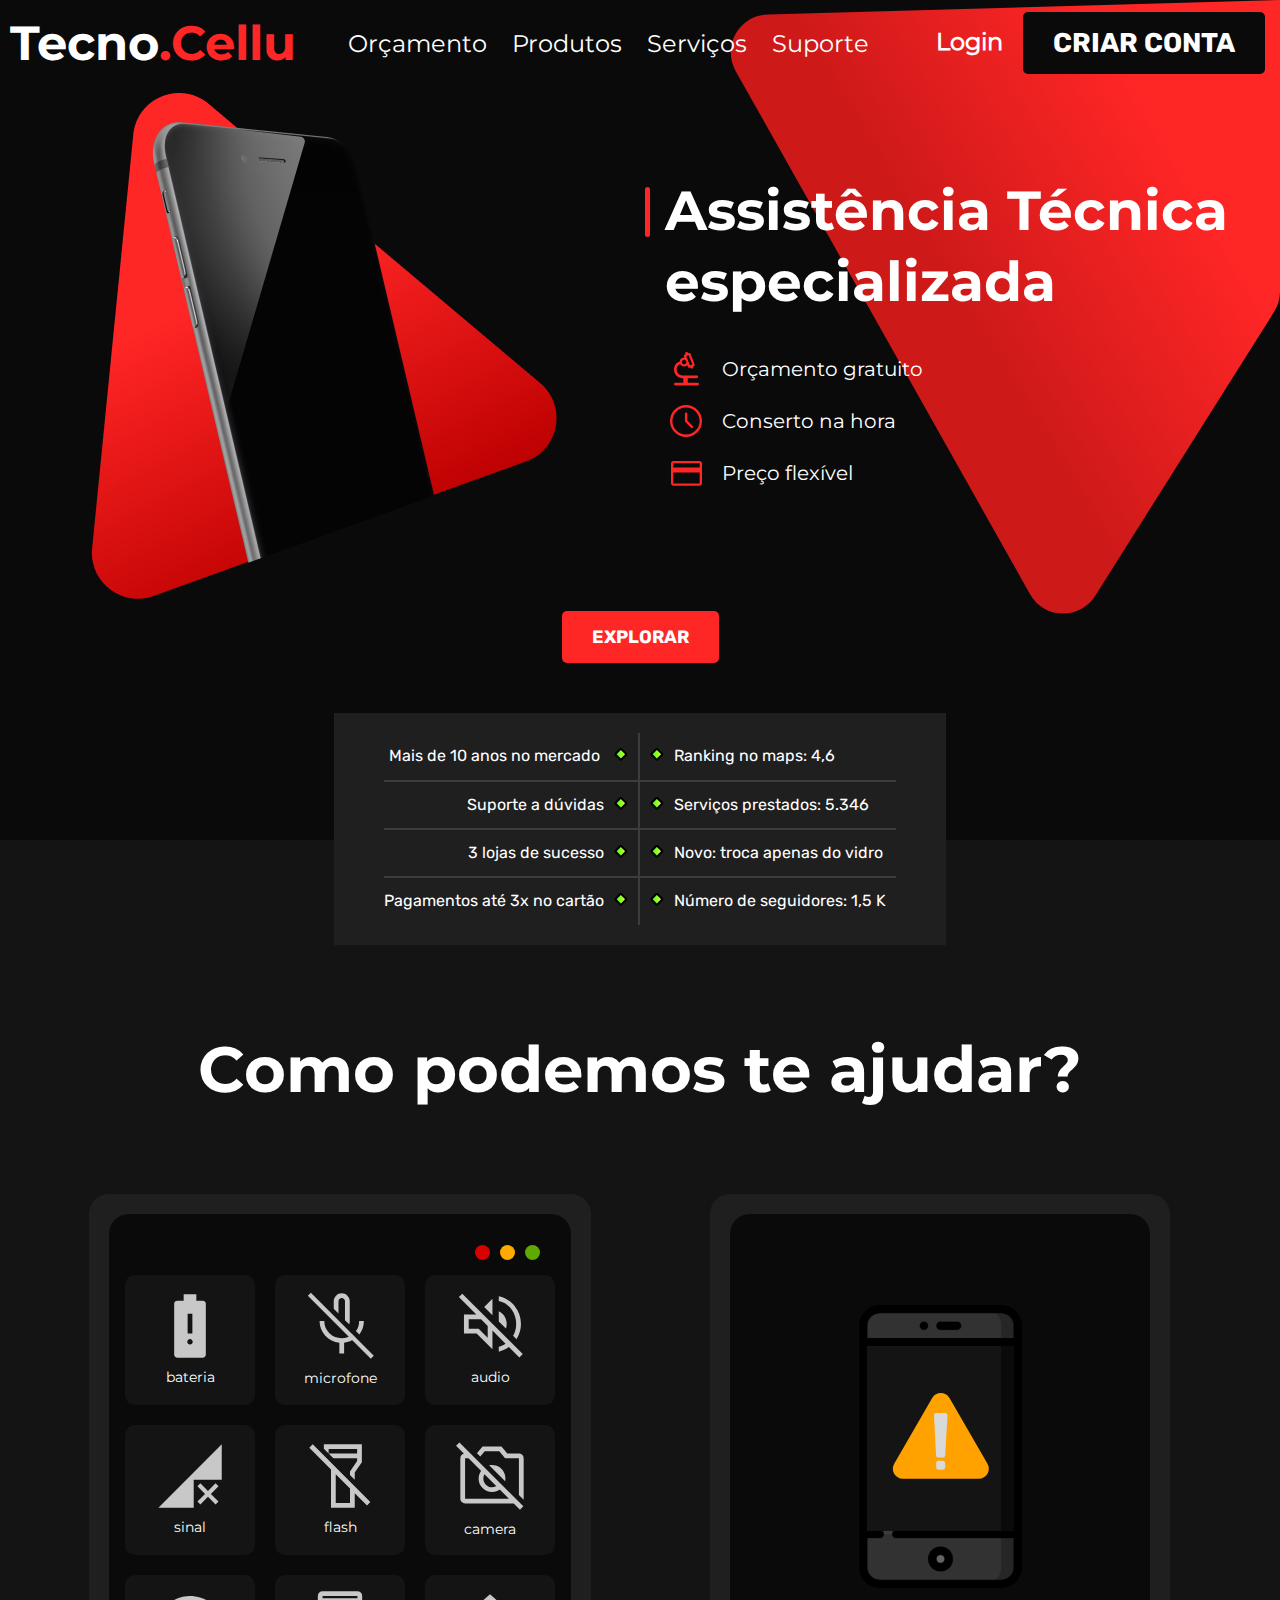
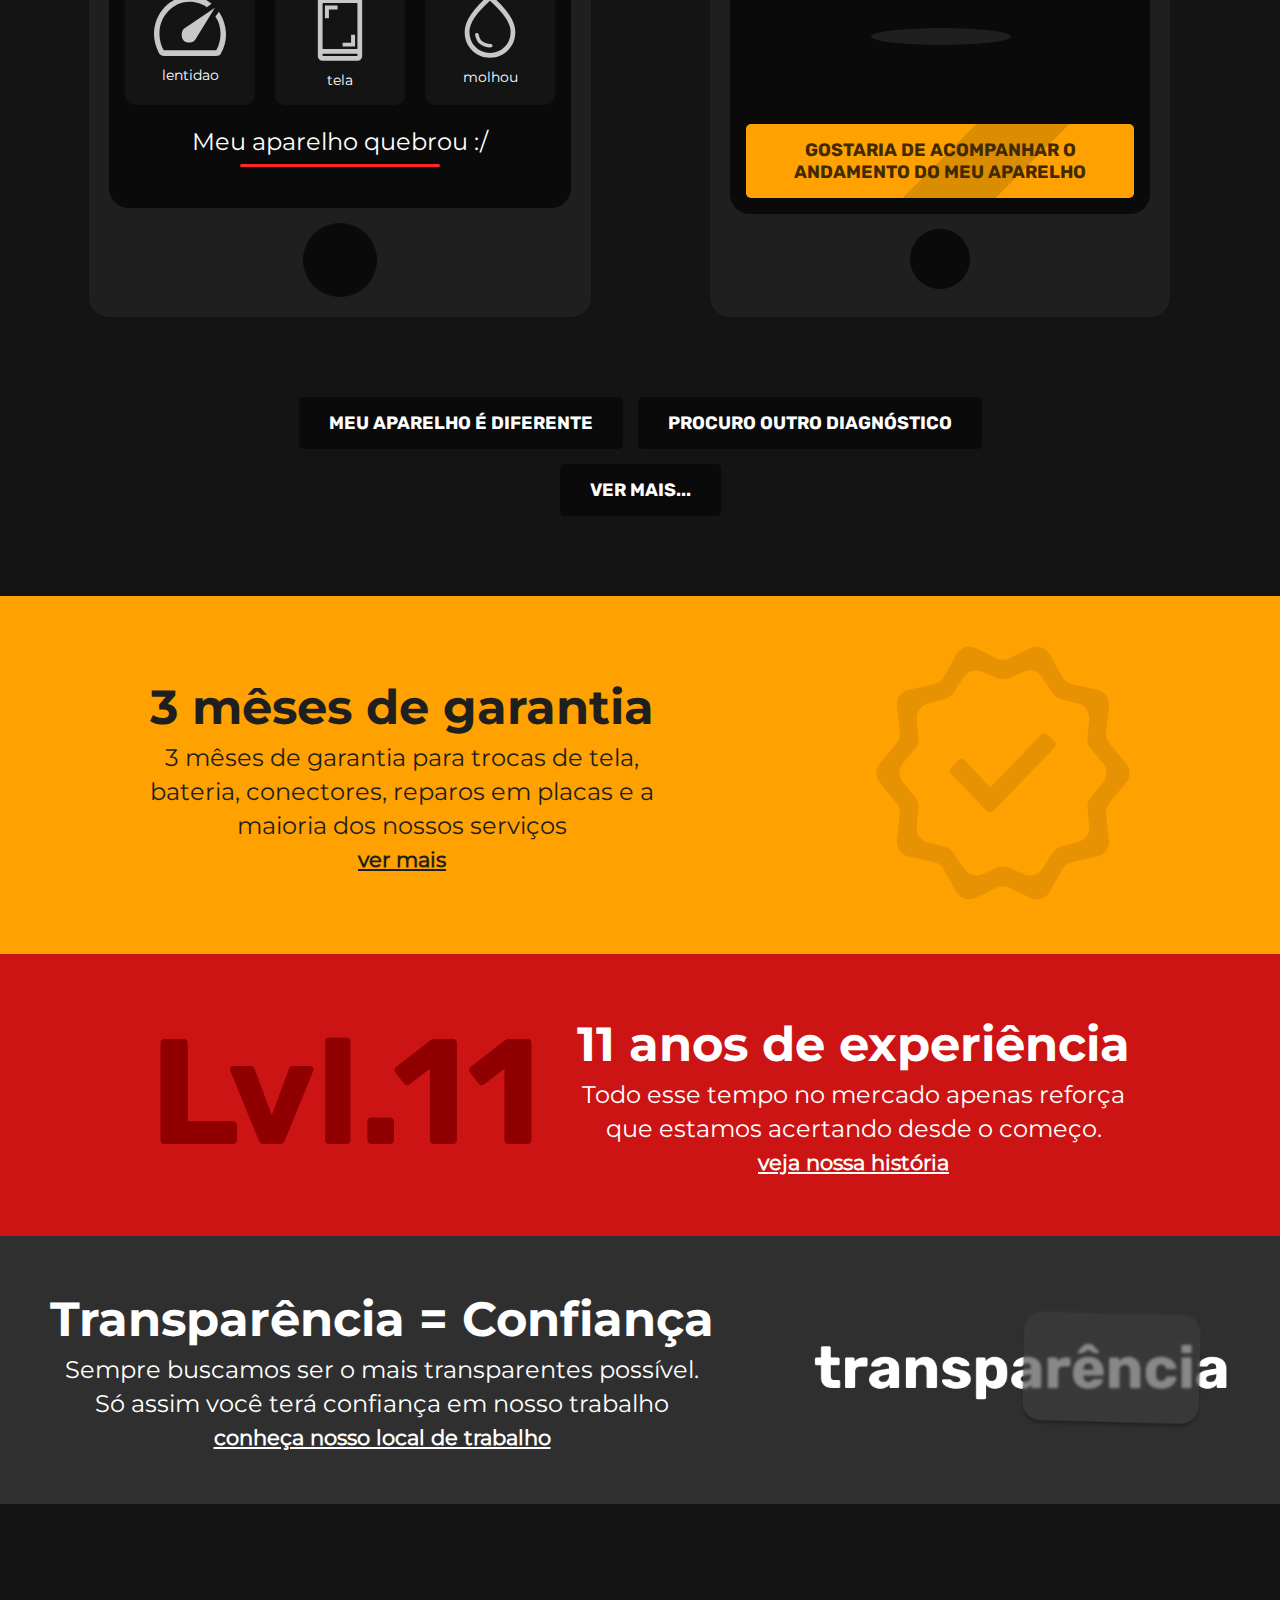
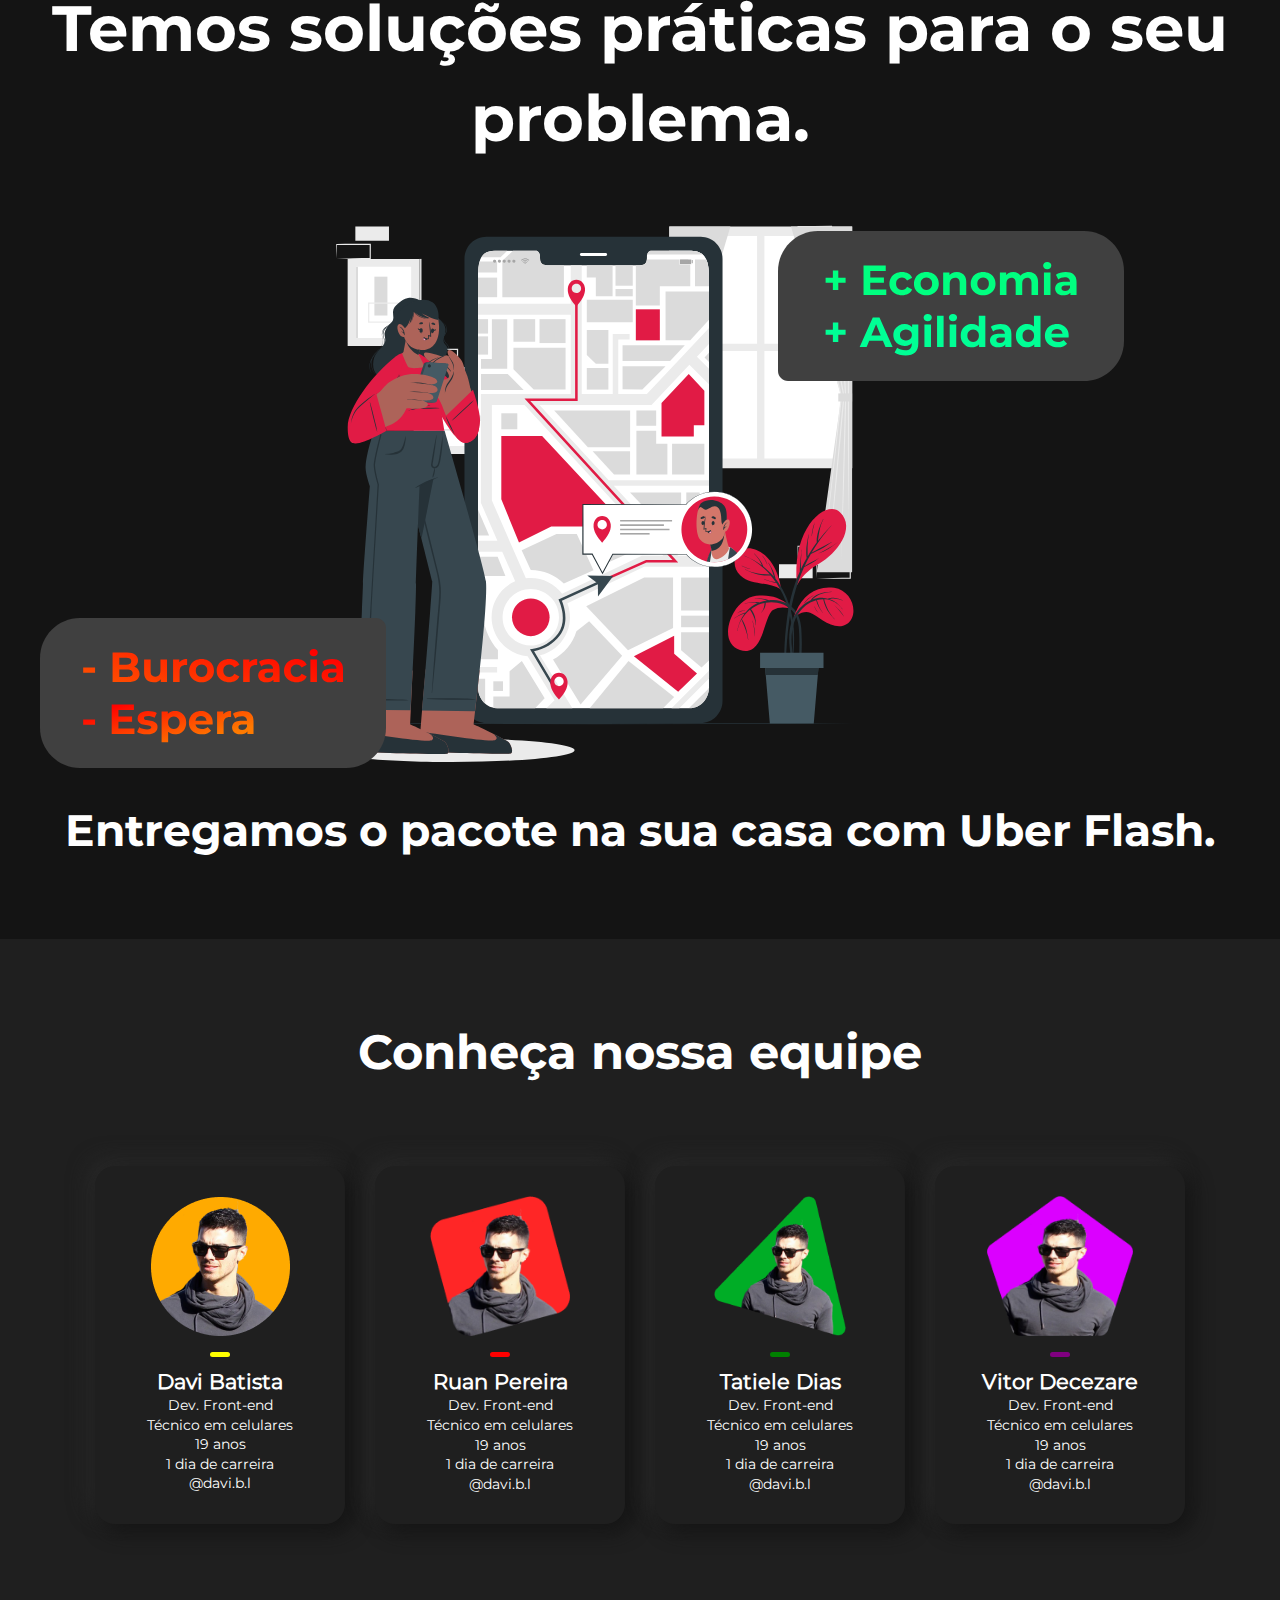
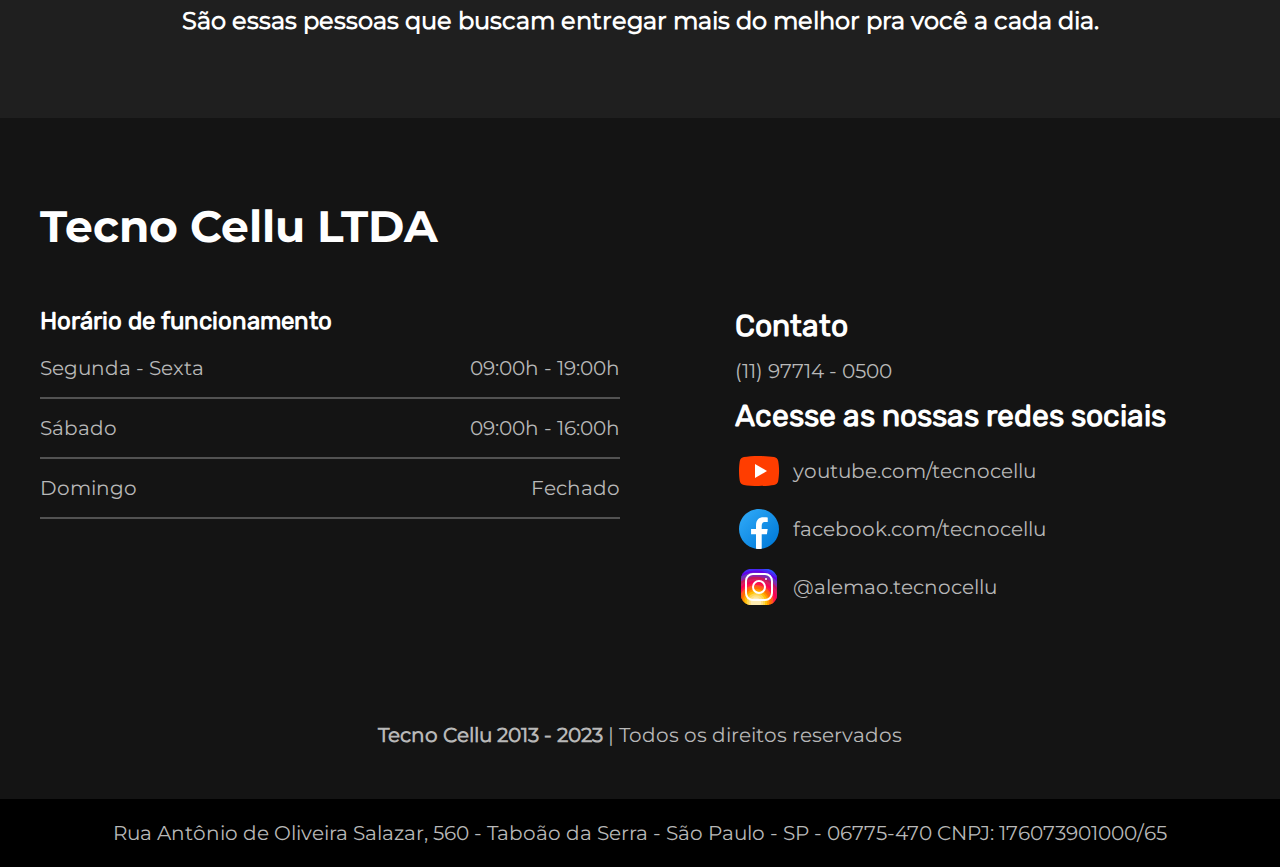
<file: index.html>
<!DOCTYPE html>
<html lang="pt-br" style="scroll-behavior: smooth;">
  <head>
    <meta charset="UTF-8" />
    <meta http-equiv="X-UA-Compatible" content="IE=edge" />
    <meta name="viewport" content="width=device-width, initial-scale=1.0" />
    <link rel="stylesheet" href="assets/css/style.css" />
    <title>Assistência Técnica Tecno Cellu - Home</title>
  </head>
  <body>
    <header id="header">
      <input type="checkbox" id="menu-hamburger-gatilho" name="" id="" />
      <img
        id="triangulo-direito"
        src="assets/imagens/triangulo-direito.svg"
        alt=""
      />
      <nav id="header-nav">
        <a id="logo" class="font font-1-xl" href="">Tecno<span>.Cellu</span></a>
        <ul id="menu-principal" class="font font-1-m">
          <li><a href="">Orçamento</a></li>
          <li><a href="">Produtos</a></li>
          <li><a href="">Serviços</a></li>
          <li><a href="">Suporte</a></li>
          <li class="hidden-login"><a href="paginas/login.html" class="hidden-login">Login</a></li>
          <li class="hidden-login"><a href="paginas/cadastro.html" class="hidden-login">Criar conta</a></li>
        </ul>
        <ul id="menu-login" class="font font-1-m">
          <li><a href="paginas/login.html">Login</a></li>
          <li><a class="btn-genrico-cor-1" href="paginas/cadastro.html">Criar conta</a></li>
          <li>
            <label id="hamburger-btn" for="menu-hamburger-gatilho"
              ><span></span
            ></label>
          </li>
        </ul>
      </nav>
      <div id="grid-header" class="container-1200">
        <div id="img-capa">
          <img src="assets/imagens/imagem-decorativa.png" alt="" />
        </div>
        <div id="textos" class="font-1-s">
          <h1 class="font-1-lm">Assistência Técnica especializada</h1>
          <div>
            <p>
              <img src="assets/imagens/icones/microscopio.svg" alt="" />
              Orçamento gratuito
            </p>
            <p>
              <img src="assets/imagens/icones/relogio.svg" alt="" /> Conserto na
              hora
            </p>
            <p>
              <img src="assets/imagens/icones/cartao.svg" alt="" /> Preço
              flexível
            </p>
          </div>
        </div>
      </div>

      <a class="btn-genrico-cor-primaria" href="#orcamento">Explorar</a>

      <div id="painel">
        <ul class="font-2-xs">
          <li>
            Mais de 10 anos no mercado
            <img src="assets/imagens/icones/decoracao-painel.svg" alt="" />
          </li>
          <li>
            <img
              src="assets/imagens/icones/decoracao-painel.svg"
              alt=""
            />Ranking no maps: 4,6
          </li>
          <li>
            Suporte a dúvidas<img
              src="assets/imagens/icones/decoracao-painel.svg"
              alt=""
            />
          </li>
          <li>
            <img
              src="assets/imagens/icones/decoracao-painel.svg"
              alt=""
            />Serviços prestados: 5.346
          </li>
          <li>
            3 lojas de sucesso<img
              src="assets/imagens/icones/decoracao-painel.svg"
              alt=""
            />
          </li>
          <li>
            <img src="assets/imagens/icones/decoracao-painel.svg" alt="" />Novo:
            troca apenas do vidro
          </li>
          <li>
            Pagamentos até 3x no cartão<img
              src="assets/imagens/icones/decoracao-painel.svg"
              alt=""
            />
          </li>
          <li>
            <img
              src="assets/imagens/icones/decoracao-painel.svg"
              alt=""
            />Número de seguidores: 1,5 K
          </li>
        </ul>
      </div>
    </header>

    <main id="orcamento">
      <div class="container-1200">
        <h2 class="font-1-xxl center">Como podemos te ajudar?</h2>
        <div id="grid-orcamento">
          <div id="sintomas">
            <div class="canvas-bg">
              <img
                id="decoração-bolinhas"
                src="assets/imagens/icones/decoração-bolinhas.svg"
                alt=""
              />
              <ul id="grid-sintomas">
                <a href="">
                  <li>
                    <img src="assets/imagens/icones/bateria.svg" alt="" />
                    <p class="font-1-xxs">bateria</p>
                  </li>
                </a>
                <a href="">
                  <li>
                    <img src="assets/imagens/icones/microfone.svg" alt="" />
                    <p class="font-1-xxs">microfone</p>
                  </li>
                </a>
                <a href="">
                  <li>
                    <img src="assets/imagens/icones/audio.svg" alt="" />
                    <p class="font-1-xxs">audio</p>
                  </li>
                </a>
                <a href="">
                  <li>
                    <img src="assets/imagens/icones/sinal.svg" alt="" />
                    <p class="font-1-xxs">sinal</p>
                  </li>
                </a>
                <a href="">
                  <li>
                    <img src="assets/imagens/icones/flash.svg" alt="" />
                    <p class="font-1-xxs">flash</p>
                  </li>
                </a>
                <a href="">
                  <li>
                    <img src="assets/imagens/icones/camera.svg" alt="" />
                    <p class="font-1-xxs">camera</p>
                  </li>
                </a>
                <a href="">
                  <li>
                    <img src="assets/imagens/icones/lentidao.svg" alt="" />
                    <p class="font-1-xxs">lentidao</p>
                  </li>
                </a>
                <a href="">
                  <li>
                    <img src="assets/imagens/icones/tela.svg" alt="" />
                    <p class="font-1-xxs">tela</p>
                  </li>
                </a>
                <a href="">
                  <li>
                    <img src="assets/imagens/icones/molhou.svg" alt="" />
                    <p class="font-1-xxs">molhou</p>
                  </li>
                </a>
              </ul>
              <p class="font-1-m center">Meu aparelho quebrou :/</p>
            </div>
            <span></span>
          </div>
          <div id="andamento">
            <div class="canvas-bg">
              <div id="container-img-andamento">
                <img src="assets/imagens/acompanhamento.svg" alt="" srcset="" />
              </div>
              <a class="btn-genrico-cor-enfase">
                Gostaria de acompanhar o andamento do meu aparelho
              </a>
            </div>
            <span></span>
          </div>
        </div>
        <div id="flex-btns">
          <a class="btn-click-cor-1" href="">Meu aparelho é diferente</a>
          <a class="btn-click-cor-1" href="">Procuro outro diagnóstico</a>
          <a class="btn-click-cor-1" href="">Ver mais...</a>
        </div>
      </div>
    </main>

    <article id="garantia" class="branding">
      <div class="container-1200">
        <div class="grid">
          <div class="direito branding-img">
            <img src="assets/imagens/img-garantia.svg" alt="" srcset="" />
          </div>
          <div class="font-1-m esquerdo textos">
            <h4 class="font-1-l">3 mêses de garantia</h4>
            <p>
              3 mêses de garantia para trocas de tela, bateria, conectores,
              reparos em placas e a maioria dos nossos serviços
            </p>
            <a class="link" href="">ver mais</a>
          </div>
        </div>
      </div>
    </article>

    <article id="experiencia" class="branding">
      <div class="container-1200">
        <div class="grid">
          <div class="esquerdo branding-img">
            <img src="assets/imagens/img-experiencia.svg" alt="" srcset="" />
          </div>
          <div class="font-1-m direito textos">
            <h4 class="font-1-l">11 anos de experiência</h4>
            <p>
              Todo esse tempo no mercado apenas reforça que estamos acertando
              desde o começo.
            </p>
            <a class="link" href="">veja nossa história</a>
          </div>
        </div>
      </div>
    </article>

    <article id="confianca" class="branding">
      <div class="container-1200">
        <div class="grid">
          <div class="direito  branding-img">
            <img src="assets/imagens/img-confianca.png" alt="" srcset="" />
          </div>
          <div class="font-1-m esquerdo textos">
            <h4 class="font-1-l">Transparência = Confiança</h4>
            <p>
              Sempre buscamos ser o mais transparentes possível. Só assim você
              terá confiança em nosso trabalho
            </p>
            <a class="link" href="">conheça nosso local de trabalho</a>
          </div>
        </div>
      </div>
    </article>

    <article id="uber-flash">
      <div class="container-1200">
        <h3 class="font-1-xxl center">
          Temos soluções práticas para o seu problema.
        </h3>
        <div>
          <img src="assets/imagens/uber-flash.svg" alt="" />
        </div>
        <p class="font-1-lm center">
          Entregamos o pacote na sua casa com Uber Flash.
        </p>
      </div>
    </article>

    <section id="equipe">
      <div class="container-1200">
        <h3 class="font-1-xl center">Conheça nossa equipe</h3>
        <div id="equipe-flexbox">
          <div class="font-1-xxs center">
            <div class="amarelo">
              <img src="assets/imagens/davi.png" alt="" />
            </div>
            <p class="font-1-m center bold">Davi Batista</p>
            <p>Dev. Front-end</p>
            <p>Técnico em celulares</p>
            <p>19 anos</p>
            <p>1 dia de carreira</p>
            <p>@davi.b.l</p>
          </div>

          <div class="font-1-xxs center">
            <div class="vermelho">
              <img src="assets/imagens/ruan.png" alt="" />
            </div>
            <p class="font-1-m center bold">Ruan Pereira</p>
            <p>Dev. Front-end</p>
            <p>Técnico em celulares</p>
            <p>19 anos</p>
            <p>1 dia de carreira</p>
            <p>@davi.b.l</p>
          </div>

          <div class="font-1-xxs center">
            <div class="verde">
              <img src="assets/imagens/tatiele.png" alt="" />
            </div>
            <p class="font-1-m center bold">Tatiele Dias</p>
            <p>Dev. Front-end</p>
            <p>Técnico em celulares</p>
            <p>19 anos</p>
            <p>1 dia de carreira</p>
            <p>@davi.b.l</p>
          </div>

          <div class="font-1-xxs center">
            <div class="roxo">
              <img src="assets/imagens/vitor.png" alt="" />
            </div>
            <p class="font-1-m center bold">Vitor Decezare</p>
            <p>Dev. Front-end</p>
            <p>Técnico em celulares</p>
            <p>19 anos</p>
            <p>1 dia de carreira</p>
            <p>@davi.b.l</p>
          </div>
        </div>
        <p class="font-1-m center bold">
          São essas pessoas que buscam entregar mais do melhor pra você a cada
          dia.
        </p>
      </div>
    </section>
    
    <footer id="footer">
      <div class="container-1200">
        <h3 class="font-1-lm left">Tecno Cellu LTDA</h3>
        <div id="grid-footer">
          <div id="horario-de-funcionamento-grid">
            <h5 class="font-2-m bold left">Horário de funcionamento</h5>

            <div id="cronograma-grid" class="font-1-s">
              <div>
                <p>Segunda - Sexta</p>
                <p>09:00h - 19:00h</p>
              </div>
              <div>
                <p>Sábado</p>
                <p>09:00h - 16:00h</p>
              </div>
              <div>
                <p>Domingo</p>
                <p>Fechado</p>
              </div>
            </div>
          </div>
          <div id="links" class="font-1-s">
            <h5 class="font-2-m bold">Contato</h5>
            <p>(11) 97714 - 0500</p>
            <h5 class="font-2-m bold">Acesse as nossas redes sociais</h5>
            <p>
              <img src="assets/imagens/icones/youtube.svg" alt="" />
              youtube.com/tecnocellu
            </p>
            <p>
              <img
                src="assets/imagens/icones/facebook.svg"
                alt=""
              />facebook.com/tecnocellu
            </p>
            <p>
              <img
                src="assets/imagens/icones/instagram.svg"
                alt=""
              />@alemao.tecnocellu
            </p>
          </div>
        </div>
        <p class="font-1-s center">
          <span class="bold"> Tecno Cellu 2013 - 2023 </span>| Todos os direitos
          reservados
        </p>
      </div>
      <p class="font-1-s center">
        Rua Antônio de Oliveira Salazar, 560 - Taboão da Serra - São Paulo - SP
        - 06775-470 CNPJ: 176073901000/65
      </p>
    </footer>
  </body>
</html>
</file>
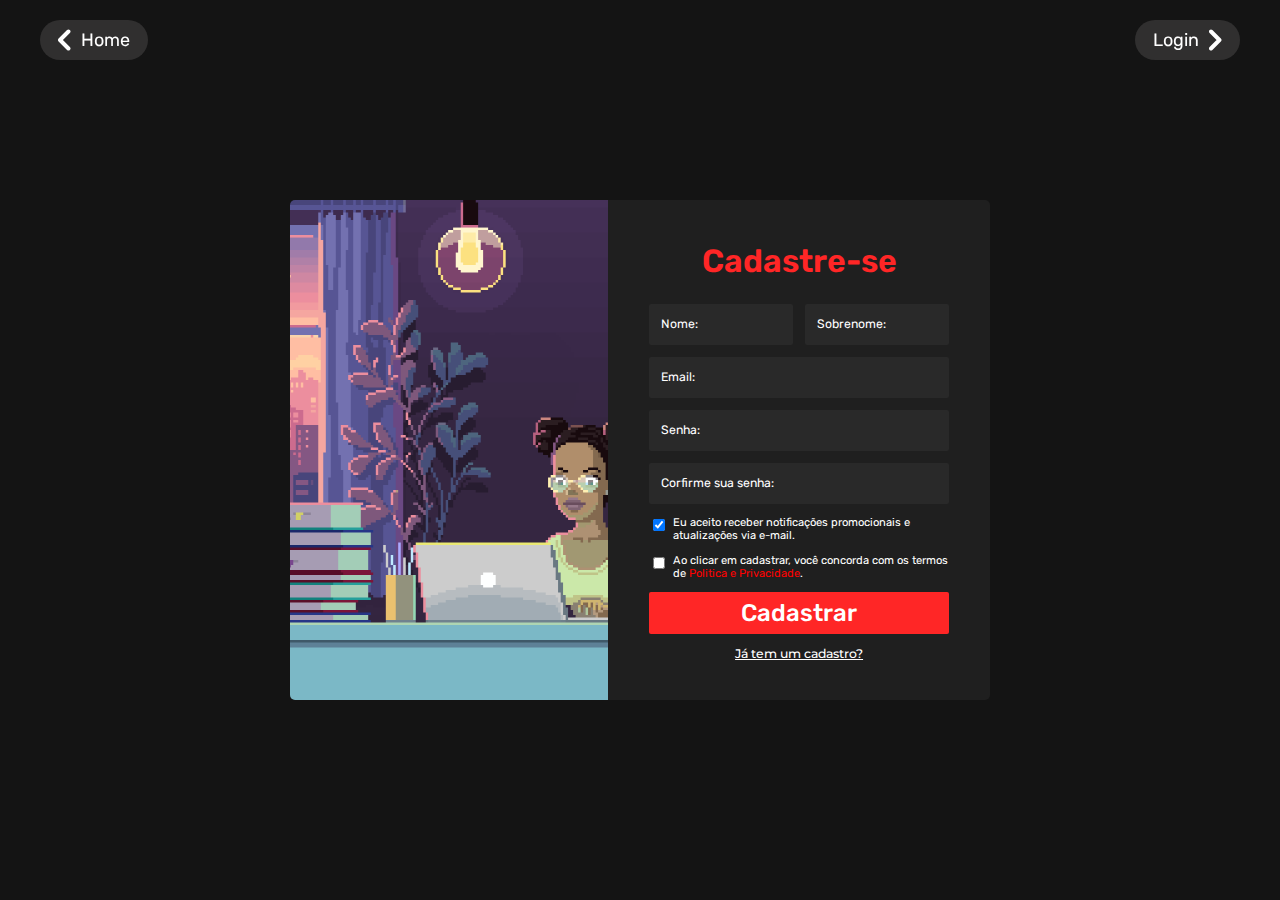
<file: paginas/cadastro.html>
<!DOCTYPE html>
<html lang="en">
  <head>
    <meta charset="UTF-8" />
    <meta http-equiv="X-UA-Compatible" content="IE=edge" />
    <meta name="viewport" content="width=device-width, initial-scale=1.0" />
    <title>Cadastre-se agora na Tecno cellu</title>
    <link rel="stylesheet" href="../assets/css/partes/cadastro.css" />
  </head>
  <body>
    <main>
      <header id="header" class="container-1200">
        <nav>
          <ul>
            <li>
              <a class="page-link" href="../index.html"
                ><img
                  src="../assets/imagens/icones/setaesquerda.svg"
                  alt=""
                  srcset=""
                />
                Home</a
              >
            </li>
            <li>
              <a class="page-link" href="login.html"
                >Login
                <img
                  src="../assets/imagens/icones/setadireita.svg"
                  alt=""
                  srcset=""
              /></a>
            </li>
          </ul>
        </nav>
      </header>
      <div id="cadastro-canvas">
        <div class="img-canvas">
        </div>
        <div class="form-canvas">
          <h1 class="font-2-l">Cadastre-se</h1>
          <form action="">
            <div class="canvas-input" id="container-nome">
              <input placeholder=" " type="text" id="nome" />
              <div class="container-label">
                <label for="nome">Nome:</label>
              </div>
            </div>
            <div class="canvas-input" id="container-sobre">
              <input placeholder=" " type="text" id="sobrenome" />
              <div class="container-label">
                <label for="nome">Sobrenome:</label>
              </div>
            </div>
            <div class="canvas-input" id="container-email">
              <input placeholder=" " type="email" name="" id="email" />
              <div class="container-label">
                <label for="nome">Email:</label>
              </div>
            </div>
            <div class="canvas-input" id="container-senha">
              <input placeholder=" " type="password" id="senha" />
              <div class="container-label">
                <label for="nome">Senha:</label>
              </div>
            </div>
            <div class="canvas-input" id="container-confirmacao">
              <input placeholder=" " type="password" id="confirmacao" />
              <div class="container-label">
                <label for="nome">Corfirme sua senha:</label>
              </div>
            </div>
            <label for="notificacoes">
              <input type="checkbox" checked name="" id="notificacoes" />
              <p>
                Eu aceito receber notificações promocionais e atualizações via
                e-mail.
              </p>
            </label>
            <label for="termos">
              <input type="checkbox" name="" id="termos" />
              <p>
                Ao clicar em cadastrar, você concorda com os termos de
                <span>Politica e Privacidade</span>.
              </p>
            </label>
            <input type="button" value="Cadastrar" id="btn-cadastro" />
          </form>
          <a href="login.html">Já tem um cadastro?</a>
        </div>
      </div>
    </main>
  </body>
</html>
</file>
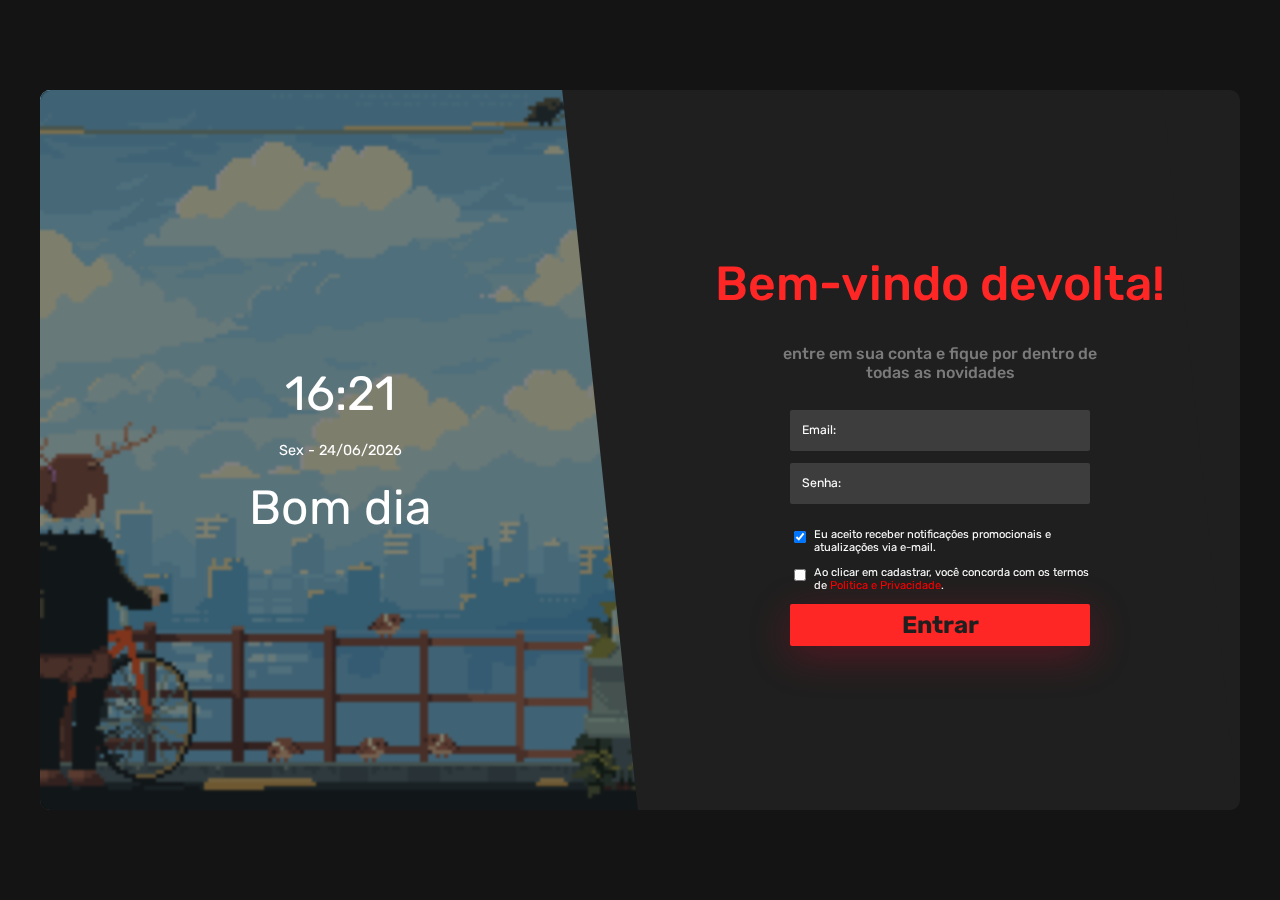
<file: paginas/login.html>
<!DOCTYPE html>
<html lang="en">
  <head>
    <meta charset="UTF-8" />
    <meta http-equiv="X-UA-Compatible" content="IE=edge" />
    <meta name="viewport" content="width=device-width, initial-scale=1.0" />
    <title>Entre na sua conta Tecno Cellu</title>
    <link rel="stylesheet" href="../assets/css/partes/login.css" />
    <script src="../assets/scripts/login.js" defer></script>
  </head>
  <body>
    <main class="grid-login">
      <div class="container-horario">
        <div class="container-dados-horario">
          <p id="hora"></p>
          <p id="dia"></p>
          <p id="frase"></p>          
        </div>
      </div>
      <div class="container-form">
        <h5>Bem-vindo devolta!</h5>
        <h2>entre em sua conta e fique por dentro de todas as novidades</h2>
        <form>
          <div class="canvas-input" id="container-email">
            <input placeholder=" " type="email" name="" id="email">
            <div class="container-label">
              <label for="email">Email:</label>
            </div>
          </div>
          <div class="canvas-input" id="container-senha">
            <input placeholder=" " type="password" id="senha">
            <div class="container-label">
              <label for="senha">Senha:</label>
            </div>
          </div>
          <label for="notificacoes">
            <input type="checkbox" checked name="" id="notificacoes">
            <p>
              Eu aceito receber notificações promocionais e atualizações via
              e-mail.
            </p>
          </label>
          <label for="termos">
            <input type="checkbox" name="" id="termos" />
            <p>
              Ao clicar em cadastrar, você concorda com os termos de
              <span>Politica e Privacidade</span>.
            </p>
          </label>
          <input type="button" value="Entrar" id="btn-cadastro" />
        </form>
      </div>      
    </main>
  </body>
</html>
</file>
<file: assets/css/style.css>
@import url(utilitarios/cores.css);
@import url(utilitarios/tipografia.css);
@import url(utilitarios/reset.css);
@import url(utilitarios/componentes.css);
@import url(utilitarios/responsivo.css);

@import url(partes/header.css);
@import url(partes/orcamento.css);
@import url(partes/brandindEUberFlash.css);
@import url(partes/nossaEquipe.css);
@import url(partes/footer.css)
</file>
<file: assets/css/partes/cadastro.css>
@import url(../utilitarios/reset.css);
@import url(../utilitarios/cores.css);
@import url(../utilitarios/tipografia.css);
@import url(../utilitarios/componentes.css);
body {
  overflow: hidden;
}
main {
  width: 100%;
  height: 100vh;
  display: grid;
  justify-items: center;
  align-content: center;
  background-color: var(--cor-2);
}
header {
  width: 100%;
  display: flex;
  justify-content: space-between;
  flex: 1;
  flex-wrap: nowrap;
  position: fixed;
  top: 20px;
  left: 50%;
  transform: translateX(-50%);
}
header nav {
  width: 100%;
}
header nav ul {
  width: 100%;
  display: flex;
  justify-content: space-between;
  flex-wrap: nowrap;
}
#cadastro-canvas {
  display: grid;
  grid-template-columns: 1fr 1.2fr;
  width: 700px;
  height: 500px;
  border-radius: 5px;
  overflow: hidden;
}
.img-canvas {
  width: 100%;
  height: 100%;
  background: center center / cover no-repeat url(../../imagens/cadastro-background.gif);
}
.form-canvas {
  display: grid;
  align-content: center;
  background-color: var(--cor-3);
}
.form-canvas h1 {
  color: var(--cor-primaria);
  font-family: "universal rubik";
  font-weight: 600;
  margin-bottom: 20px;
  display: flex;
  align-items: center;
  justify-content: center;
}
.canvas-input{
  border-radius: 2px;
  background-color: var(--cor-4);
  position: relative;
}
.canvas-input .container-label {
  position: absolute;
  display: block;
  z-index: 0;
  top: 50%;
  transform: translateY(-50%);
  left: 12px;
  transition: .5s;
}
.container-label label {
  color: var(--cor-15);
  font-size: 0.875em;
  font-family: "universal rubik";
  font-weight: 400;
  line-height: 0;
}
.canvas-input input{
  z-index: 2;
  background-color: transparent;
}
.canvas-input input:placeholder-shown ~ .container-label{
  color: var(--cor-15);
  font-size: 0.875em;
  top: 50%;
  transform: translateY(-50%);
  left: 12px;
}
.canvas-input input:focus ~ .container-label{
  color: var(--cor-10);
  font-size: 0.675em;
  top: 0px;
  transform: translateY(0);
  left: 5px;
  z-index: 3;
}
.canvas-input input:invalid ~ .container-label{
  color: var(--cor-10);
  font-size: 0.675em;
  top: 0px;
  transform: translateY(0);
  left: 12px;
}
.canvas-input input:not(:placeholder-shown) ~ .container-label{
  color: var(--cor-10);
  font-size: 0.675em;
  top: 0px;
  transform: translateY(0);
  left: 5px;
  z-index: 3;
}
form {
  padding: 0 0px;
  max-width: 300px;
  width: max-content;
  margin: 0 auto;
  display: grid;
  gap: 12px 12px;
  grid-template-areas:
    "nome sobrenome"
    "email email"
    "senha senha"
    "confirmacao confirmacao"
    "notificacoes notificacoes"
    "termos termos"
    "btn btn";
}
input {
  max-width: 350px;
  width: 100%;
  background-color: var(--cor-4);
  border: none;
  border-radius: 2px;
  padding: 12px 12px;
  position: relative;
  color: var(--cor-15);
  font-weight: 500;
  font-family: "universal rubik";
  outline: none;  
  border:1px solid transparent;
}
input:-webkit-autofill,
input:-webkit-autofill:hover, 
input:-webkit-autofill:focus{
  border: 1px solid transparent;
  -webkit-text-fill-color: var(--cor-15);
  -webkit-box-shadow: 0 0 0px 1000px var(--cor-4) inset;
  transition: background-color 6000s ease-in-out 6000s;
}
input:focus{
  border:1px solid var(--cor-15);
}
input:invalid{
  border-color: red;
}

#container-nome {
  grid-area: nome;
}
#container-sobrenome {
  grid-area: sobrenome;
}
#container-email {
  grid-area: email;
}
#container-senha {
  grid-area: senha;
}
#container-confirmacao {
  grid-area: confirmacao;
}
label[for="notificacoes"] {
  grid-area: notificacoes;
}
label[for="termos"] {
  grid-area: termos;
}
label[for="termos"], label[for="notificacoes"]{
  width: 100%;
  display: flex;
  gap: 5px;
  color: var(--cor-15);
  font-family: "universal rubik";
  font-weight: 400;
  font-size: 0.7em;
  position: relative;
}
span {
  color: red;
}
label input[type="checkbox"] {
  height: 12px;
  width: 12px;
}
#btn-cadastro {
  grid-area: btn;
  background-color: var(--cor-primaria);
  color: var(--cor-15);
  font-family: "universal rubik";
  font-size: 1.5em;
  font-weight: 500;
  padding: 6px;
}
#btn-cadastro:hover {
  background-color: var(--cor-primaria-escurecida);
}
.form-canvas a {
  color: var(--cor-15);
  font-family: "universal montserrat";
  font-size: 0.775em;
  margin: 0 auto;
  font-weight: 500;
  text-decoration: underline;
  margin-top: 12px;
}

@media (min-width:250px) and (max-width:550px){
  #cadastro-canvas{
    width: 95vw;
    grid-template-columns: 1fr;
  }
  .img-canvas{
    display: none;
  }
  main{
    background-image: url(../../imagens/cadastro-background.gif);
    background-size: cover;
    background-repeat: no-repeat;
    background-position: center center;
  }
  header{
    position: fixed;
    top: 0;
    left: initial;
    transform: none;
    padding: 10px;
    background-color: var(--cor-3);
  }
  #cadastro-canvas{
    margin: 10px 0;
  }
}
</file>
<file: assets/css/partes/login.css>
@import url(../utilitarios/reset.css);
@import url(../utilitarios/cores.css);
@import url(../utilitarios/tipografia.css);
@import url(../utilitarios/componentes.css);
body{
  height: 100vh;
  display: flex;
  justify-content: center;
  align-items: center;
  background-color: var(--cor-2);
}

.grid-login{
  display: grid;
  align-items: center;
  position: relative;
  z-index: 5;
  grid-template-columns: repeat(2, 1fr);
  background-color: var(--cor-3);
  border-radius: 10px;
  width: 1200px;
  height: 720px;
  overflow: hidden;
}

.container-form{
  position: relative;
  width: 100%;
  height: 100%;
  display: grid;
  justify-items: center;
  align-content: center; 
}
.container-form h5{
  font-family: 'universal rubik';
  font-weight: 500;
  font-size: 3em;
  text-align: center;  
  color: var(--cor-primaria); 
}

.container-form h2{
  font-family: 'universal rubik';
  font-weight: 500;
  font-size: 1em;
  margin-top: 2em;
  max-width: 30ch;
  text-align: center;
  color: var(--cor-8);
}
.container-form::after{
  content: '';
  display: block;
  position: absolute;
  left: -40px;
  top: 0;
  z-index: -1;
  width: 100%;
  height: 100%;
  background-color: var(--cor-3);
  transform: skew(6deg);
}
.container-horario{
  width: 100%;
  height: 100%;
  position: relative;
  z-index: -1;
  display: flex;
  justify-content: center;
  align-items: center;
  flex-wrap: wrap;
  color: var(--cor-15);
  font-family: 'universal rubik';
  font-weight: 400;
  font-size: 3em;
  background: center bottom / cover no-repeat;
}
.container-dados-horario{
  display: grid;
  justify-items: center;
  align-content: center;
  gap: 20px;
  background-color: rgba(0, 0, 0, 0.5);
  backdrop-filter: blur(1px);
  width: 100%;
  height: 100%;
}
.container-dados-horario #dia{
  font-size: 0.3em;
}

.canvas-input{
  border-radius: 2px;
  background-color: var(--cor-6);
  position: relative;
}
.canvas-input .container-label {
  position: absolute;
  display: block;
  z-index: 0;
  top: 50%;
  transform: translateY(-50%);
  left: 12px;
  transition: .5s;
}
.container-label label {
  color: var(--cor-15);
  font-size: 0.875em;
  font-family: "universal rubik";
  font-weight: 400;
  line-height: 0;
}
.canvas-input input{
  z-index: 2;
  background-color: transparent;
}
.canvas-input input:placeholder-shown ~ .container-label{
  color: var(--cor-15);
  font-size: 0.875em;
  top: 50%;
  transform: translateY(-50%);
  left: 12px;
}
.canvas-input input:focus ~ .container-label{
  color: var(--cor-10);
  font-size: 0.675em;
  top: 0px;
  transform: translateY(0);
  left: 5px;
  z-index: 3;
}
.canvas-input input:invalid ~ .container-label{
  color: var(--cor-10);
  font-size: 0.675em;
  top: 0px;
  transform: translateY(0);
  left: 12px;
}
.canvas-input input:not(:placeholder-shown) ~ .container-label{
  color: var(--cor-10);
  font-size: 0.675em;
  top: 0px;
  transform: translateY(0);
  left: 5px;
  z-index: 3;
}
form {
  padding: 0 0px;
  max-width: 300px;
  width: max-content;
  margin:1em auto 0 auto;
  display: grid;
  gap: 12px 12px;
  grid-template-areas:
    "nome sobrenome"
    "email email"
    "senha senha"
    "confirmacao confirmacao"
    "notificacoes notificacoes"
    "termos termos"
    "btn btn";
}
input {
  max-width: 350px;
  width: 100%;
  background-color: var(--cor-4);
  border: none;
  border-radius: 2px;
  padding: 12px 12px;
  position: relative;
  color: var(--cor-15);
  font-weight: 500;
  font-family: "universal rubik";
  outline: none;  
  border:1px solid transparent;
}
input:-webkit-autofill,
input:-webkit-autofill:hover, 
input:-webkit-autofill:focus{
  border: 1px solid transparent;
  -webkit-text-fill-color: var(--cor-15);
  -webkit-box-shadow: 0 0 0px 1000px var(--cor-4) inset;
  transition: background-color 6000s ease-in-out 6000s;
}
input:focus{
  border:1px solid var(--cor-15);
}
input:invalid{
  border-color: red;
}

#container-nome {
  grid-area: nome;
}
#container-sobrenome {
  grid-area: sobrenome;
}
#container-email {
  grid-area: email;
}
#container-senha {
  grid-area: senha;
}
#container-confirmacao {
  grid-area: confirmacao;
}
label[for="notificacoes"] {
  grid-area: notificacoes;
}
label[for="termos"] {
  grid-area: termos;
}
label[for="termos"], label[for="notificacoes"]{
  width: 100%;
  display: flex;
  gap: 5px;
  color: var(--cor-15);
  font-family: "universal rubik";
  font-weight: 400;
  font-size: 0.7em;
  position: relative;
}
span {
  color: red;
}
label input[type="checkbox"] {
  height: 12px;
  width: 12px;
}
#btn-cadastro {
  grid-area: btn;
  background-color: var(--cor-primaria);
  color: var(--cor-3);
  font-family: "universal rubik";
  font-size: 1.5em;
  font-weight: 700;
  padding: 6px;
  box-shadow: 0px 10px 40px rgba(255, 0, 46, 0.25);
}
#btn-cadastro:hover {
  background-color: var(--cor-primaria-escurecida);
}
.form-canvas a {
  color: var(--cor-15);
  font-family: "universal montserrat";
  font-size: 0.775em;
  margin: 0 auto;
  font-weight: 500;
  text-decoration: underline;
  margin-top: 12px;
}
</file>
